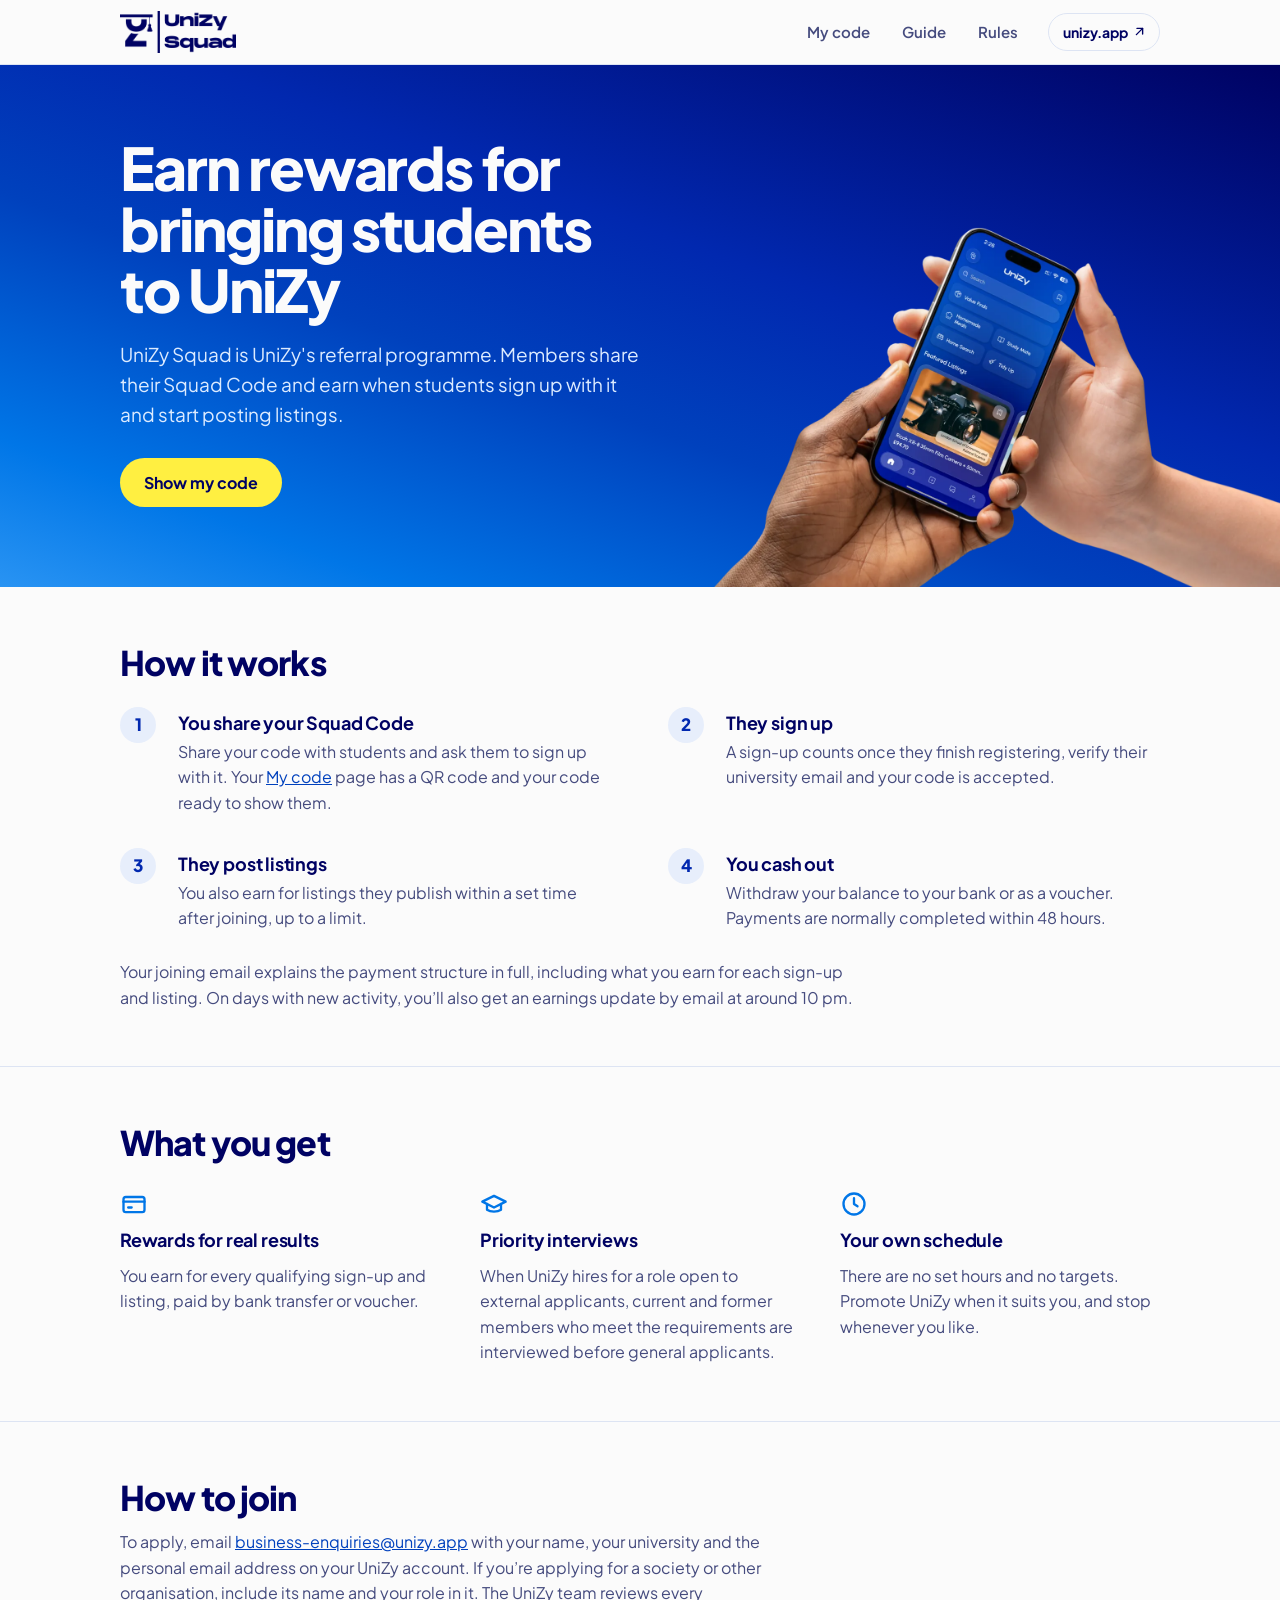
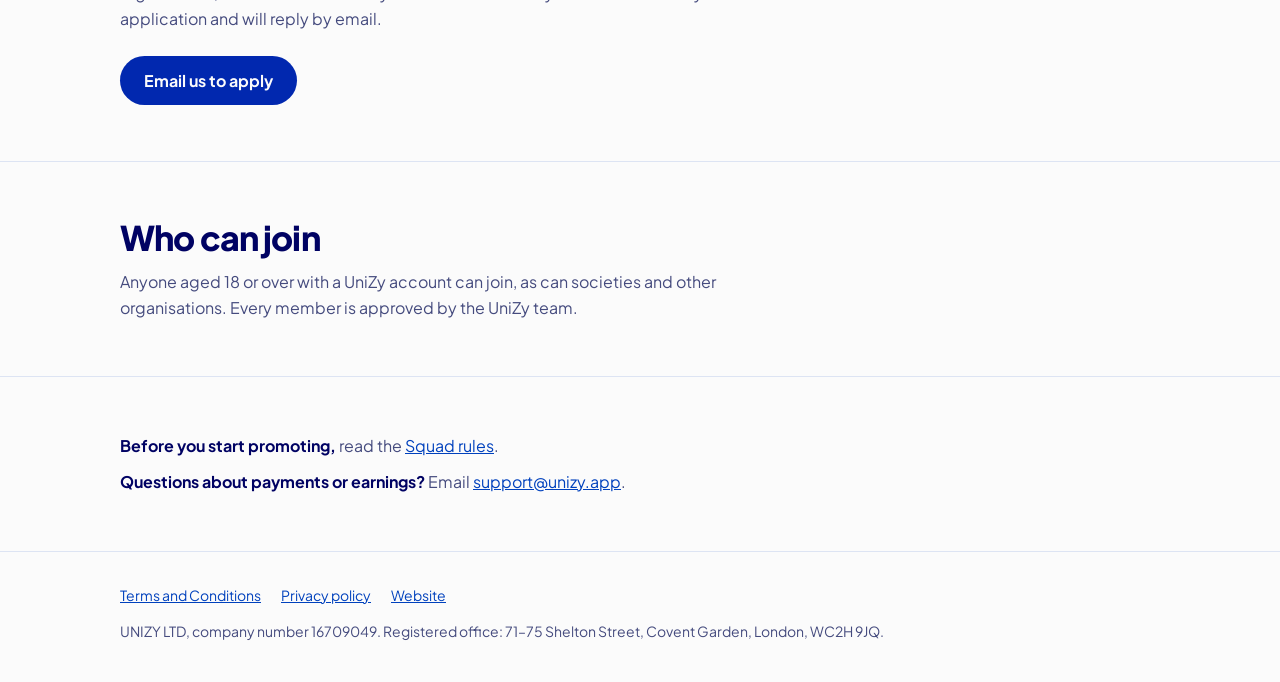
<file: index.html>
<!doctype html>
<html lang="en-GB">
  <head>
    <meta charset="utf-8" />
    <meta name="viewport" content="width=device-width, initial-scale=1, viewport-fit=cover" />
    <title>UniZy Squad</title>
    <meta
      name="description"
      content="UniZy Squad is UniZy's referral programme. See how it works, show your Squad Code and find answers to students' questions."
    />
    <meta property="og:title" content="UniZy Squad" />
    <meta
      property="og:description"
      content="UniZy's referral programme. See how it works, show your Squad Code and find answers to students' questions."
    />
    <meta property="og:type" content="website" />
    <meta property="og:url" content="https://squad.unizy.app/" />
    <meta property="og:image" content="https://squad.unizy.app/images/share-image.jpg" />
    <meta name="twitter:card" content="summary_large_image" />
    <link rel="icon" href="images/favicon.png" />
    <link rel="apple-touch-icon" href="images/apple-touch-icon.png" />
    <meta name="theme-color" content="#FBFBFB" media="(prefers-color-scheme: light)" />
    <meta name="theme-color" content="#01022E" media="(prefers-color-scheme: dark)" />
    <link rel="preconnect" href="https://fonts.googleapis.com" />
    <link rel="preconnect" href="https://fonts.gstatic.com" crossorigin />
    <link
      href="https://fonts.googleapis.com/css2?family=Plus+Jakarta+Sans:wght@400;500;600;700;800&display=swap"
      rel="stylesheet"
    />
    <link rel="stylesheet" href="css/style.css" />
  </head>
  <body>
    <header class="site-header">
      <div class="wrap header-row">
        <a class="brand" href="#home" aria-label="UniZy Squad home"
          ><picture
            ><source srcset="images/squad-logo-white.png" media="(prefers-color-scheme: dark)" />
            <img class="brand-logo" src="images/squad-logo-navy.png" alt="" /></picture
        ></a>
        <nav class="nav" aria-label="Main">
          <a href="#code" data-view-link="code">My code</a>
          <a href="#guide" data-view-link="guide">Guide</a>
          <a href="#rules" data-view-link="rules">Rules</a>
        </nav>
        <a class="site-link" href="https://unizy.app" target="_blank" rel="noopener"
          >unizy.app<svg
            viewBox="0 0 24 24"
            fill="none"
            stroke="currentColor"
            stroke-width="2.2"
            stroke-linecap="round"
            stroke-linejoin="round"
            aria-hidden="true"
          >
            <path d="M7 17 17 7" />
            <path d="M8 7h9v9" /></svg
        ></a>
      </div>
    </header>

    <main>
      <!-- ===================== HOME ===================== -->
      <div data-view="home">
        <section class="hero">
          <div class="wrap">
            <div class="hero-text">
              <h1>Earn rewards for bringing students to UniZy</h1>
              <p>
                UniZy Squad is UniZy's referral programme. Members share their Squad Code and earn when
                students sign up with it and start posting listings.
              </p>
              <a class="btn btn-yellow" href="#code">Show my code</a>
            </div>
            <div class="hero-art" aria-hidden="true"><img src="images/hero-hands.webp" alt="" /></div>
          </div>
        </section>

        <section class="section">
          <div class="wrap">
            <h2>How it works</h2>
            <ol class="steps">
              <li>
                <h3>You share your Squad Code</h3>
                <p>
                  Share your code with students and ask them to sign up with it. Your
                  <a href="#code">My code</a> page has a QR code and your code ready to show them.
                </p>
              </li>
              <li>
                <h3>They sign up</h3>
                <p>
                  A sign-up counts once they finish registering, verify their university email and your code
                  is accepted.
                </p>
              </li>
              <li>
                <h3>They post listings</h3>
                <p>You also earn for listings they publish within a set time after joining, up to a limit.</p>
              </li>
              <li>
                <h3>You cash out</h3>
                <p>
                  Withdraw your balance to your bank or as a voucher. Payments are normally completed within
                  48 hours.
                </p>
              </li>
            </ol>
            <p class="steps-note">
              Your joining email explains the payment structure in full, including what you earn for each
              sign-up and listing. On days with new activity, you’ll also get an earnings update by email at
              around 10 pm.
            </p>
          </div>
        </section>

        <section class="section">
          <div class="wrap">
            <h2>What you get</h2>
            <div class="benefits">
              <div class="benefit">
                <svg
                  viewBox="0 0 24 24"
                  fill="none"
                  stroke="currentColor"
                  stroke-width="2"
                  stroke-linecap="round"
                  stroke-linejoin="round"
                  aria-hidden="true"
                >
                  <rect x="3" y="6" width="18" height="13" rx="2" />
                  <path d="M3 10h18" />
                  <path d="M7 15h3" />
                </svg>
                <h3>Rewards for real results</h3>
                <p>You earn for every qualifying sign-up and listing, paid by bank transfer or voucher.</p>
              </div>
              <div class="benefit">
                <svg
                  viewBox="0 0 24 24"
                  fill="none"
                  stroke="currentColor"
                  stroke-width="2"
                  stroke-linecap="round"
                  stroke-linejoin="round"
                  aria-hidden="true"
                >
                  <path d="M22 10 12 5 2 10l10 5 10-5Z" />
                  <path d="M6 12v5c3 2 9 2 12 0v-5" />
                </svg>
                <h3>Priority interviews</h3>
                <p>
                  When UniZy hires for a role open to external applicants, current and former members who meet
                  the requirements are interviewed before general applicants.
                </p>
              </div>
              <div class="benefit">
                <svg
                  viewBox="0 0 24 24"
                  fill="none"
                  stroke="currentColor"
                  stroke-width="2"
                  stroke-linecap="round"
                  stroke-linejoin="round"
                  aria-hidden="true"
                >
                  <circle cx="12" cy="12" r="9" />
                  <path d="M12 7v5l3 2" />
                </svg>
                <h3>Your own schedule</h3>
                <p>
                  There are no set hours and no targets. Promote UniZy when it suits you, and stop whenever
                  you like.
                </p>
              </div>
            </div>
          </div>
        </section>

        <section class="section join">
          <div class="wrap">
            <h2>How to join</h2>
            <p>To apply, email <a class="nw" href="mailto:business-enquiries@unizy.app">business-enquiries@unizy.app</a> with your name, your university and the personal email address on your UniZy account. If you’re applying for a society or other organisation, include its name and your role in it. The UniZy team reviews every application and will reply by email.</p>
            <a class="btn btn-main" href="mailto:business-enquiries@unizy.app?subject=UniZy%20Squad%20application&amp;body=Name%3A%0D%0AUniversity%3A%0D%0APersonal%20email%20address%20on%20my%20UniZy%20account%3A%0D%0A">Email us to apply</a>
          </div>
        </section>

        <section class="section who">
          <div class="wrap">
            <h2>Who can join</h2>
            <p>
              Anyone aged 18 or over with a UniZy account can join, as can societies and other organisations.
              Every member is approved by the UniZy team.
            </p>
          </div>
        </section>

        <section class="section">
          <div class="wrap">
            <p class="support">
              <strong>Before you start promoting,</strong> read the <a href="#rules">Squad rules</a>.
            </p>
            <p class="support" style="margin-top: 10px">
              <strong>Questions about payments or earnings?</strong> Email
              <a href="mailto:support@unizy.app">support@unizy.app</a>.
            </p>
          </div>
        </section>
      </div>

      <!-- ===================== MY CODE ===================== -->
      <div data-view="code" hidden>
        <div class="wrap doc">
          <div class="page-head">
            <h1>My code</h1>
            <p>
              Show this to students. They scan the QR code to download UniZy, then enter your Squad Code when
              they sign up.
            </p>
          </div>

          <div class="kit" id="code-kit">
            <label for="code-input">Your Squad Code</label>
            <div class="code-field">
              <input
                id="code-input"
                autocomplete="off"
                autocapitalize="characters"
                spellcheck="false"
                maxlength="3"
                placeholder="ABC"
                aria-describedby="code-hint"
              /><span class="code-suffix" aria-hidden="true">❤️UniZy</span>
            </div>
            <p class="hint" id="code-hint">
              Type the three characters before <span class="nw">❤️UniZy</span>. It’s only saved on this
              device.
            </p>
          </div>

          <div class="code-card">
            <p class="cc-label">Scan to download UniZy</p>
            <div class="qr-tile"></div>
            <div class="cc-divider"></div>
            <div class="code-filled">
              <p class="cc-label">Then enter this Squad Code</p>
              <p class="cc-code"><span class="code-part"></span><span class="sfx">❤️UniZy</span></p>
              <p class="cc-note">
                They only type <strong class="code-part"></strong>. The <span class="nw">❤️UniZy</span> part
                is already filled in.
              </p>
            </div>
            <p class="cc-empty code-missing">Type your code above and it will appear here.</p>
          </div>

          <div class="code-actions">
            <button type="button" class="btn btn-main" id="fullscreen-btn">Show full screen</button>
            <button type="button" class="btn btn-quiet" id="copy-link">Copy download link</button>
            <button type="button" class="btn btn-quiet" id="change-code" hidden>Change code</button>
          </div>
          <p class="small-hint">If the QR code won’t scan, turn your screen brightness up.</p>
        </div>
      </div>

      <!-- ===================== GUIDE ===================== -->
      <div data-view="guide" hidden>
        <div class="wrap doc">
          <div class="page-head">
            <h1>Guide</h1>
            <p>Quick answers to the questions students ask when you tell them about UniZy.</p>
          </div>

          <h2>About UniZy</h2>
          <h3>What is UniZy?</h3>
          <p class="pitch">
            UniZy is a marketplace app just for university students, built by LSE alumni. Students buy and
            sell items and services with each other, and every user is verified with a university email.
          </p>

          <h3>What can you find on it?</h3>
          <ul class="cats">
            <li>
              <svg
                viewBox="0 0 24 24"
                fill="none"
                stroke="currentColor"
                stroke-width="1.8"
                stroke-linecap="round"
                stroke-linejoin="round"
                aria-hidden="true"
              >
                <path d="M21 8 12 3 3 8v8l9 5 9-5Z" />
                <path d="m3 8 9 5 9-5" />
                <path d="M12 13v8" />
              </svg>
              <div>
                <strong>Value Finds</strong
                ><span>New and second-hand items, such as electronics, books, furniture and clothing.</span>
              </div>
            </li>
            <li>
              <svg
                viewBox="0 0 24 24"
                fill="none"
                stroke="currentColor"
                stroke-width="1.8"
                stroke-linecap="round"
                stroke-linejoin="round"
                aria-hidden="true"
              >
                <path d="M2 5h6a4 4 0 0 1 4 4v11a3 3 0 0 0-3-3H2Z" />
                <path d="M22 5h-6a4 4 0 0 0-4 4v11a3 3 0 0 1 3-3h7Z" />
              </svg>
              <div>
                <strong>Study Mate</strong
                ><span>Tutoring and academic help across subjects, courses and modules.</span>
              </div>
            </li>
            <li>
              <svg
                viewBox="0 0 24 24"
                fill="none"
                stroke="currentColor"
                stroke-width="1.8"
                stroke-linecap="round"
                stroke-linejoin="round"
                aria-hidden="true"
              >
                <path d="M7 21h10" />
                <path d="M7 17h10v4H7z" />
                <path d="M7 17v-3.2A4.5 4.5 0 0 1 8.5 5a4.5 4.5 0 0 1 7 0A4.5 4.5 0 0 1 17 13.8V17" />
              </svg>
              <div>
                <strong>Homemade Meals</strong
                ><span>Homemade food, with ingredient, diet and allergen information.</span>
              </div>
            </li>
            <li>
              <svg
                viewBox="0 0 24 24"
                fill="none"
                stroke="currentColor"
                stroke-width="1.8"
                stroke-linecap="round"
                stroke-linejoin="round"
                aria-hidden="true"
              >
                <path d="M3 19v-7a2 2 0 0 1 2-2h14a2 2 0 0 1 2 2v7" />
                <path d="M3 16h18" />
                <path d="M5 10V7a1 1 0 0 1 1-1h12a1 1 0 0 1 1 1v3" />
              </svg>
              <div><strong>Home Search</strong><span>Rooms, sublets and tenancy replacements.</span></div>
            </li>
            <li>
              <svg
                viewBox="0 0 24 24"
                fill="none"
                stroke="currentColor"
                stroke-width="1.8"
                stroke-linecap="round"
                stroke-linejoin="round"
                aria-hidden="true"
              >
                <path d="m20 3-8.5 8.5" />
                <path d="M9.5 10.5 13.5 14.5" />
                <path d="M9.5 10.5 3 17l4 4 6.5-6.5" />
                <path d="m6 18 1.5-1.5" />
              </svg>
              <div>
                <strong>Tidy Up</strong
                ><span>Small household help, such as cleaning, laundry and organising.</span>
              </div>
            </li>
          </ul>

          <h3>How is it different from competitors?</h3>
          <ul class="points">
            <li>
              <strong>It’s only for students.</strong> Everyone verifies a university email, so users are
              buying from and selling to other students.
            </li>
            <li>
              <strong>It’s everything students need in one place.</strong> Alongside second-hand items,
              students can find tutoring, homemade food, household help and rooms, all in one app.
            </li>
            <li>
              <strong>It’s built around universities.</strong> Every listing shows the seller’s university,
              and students can filter listings by university as well as distance. Buying from someone at the
              same university makes it easy to agree a common spot to meet, like the campus or library.
            </li>
          </ul>

          <h2>Signing up</h2>
          <p>Most questions come up on the first sign-up screen.</p>
          <div class="walkthrough">
            <div class="shot">
              <img src="images/signup-screen.jpg" alt="The first UniZy sign-up screen" loading="lazy" />
              <span class="pin" style="left: 8.2%; top: 22.4%" aria-hidden="true">1</span
              ><span class="pin" style="left: 8.2%; top: 29%" aria-hidden="true">2</span
              ><span class="pin" style="left: 8.2%; top: 48.7%" aria-hidden="true">3</span
              ><span class="pin" style="left: 9.2%; top: 90.3%" aria-hidden="true">4</span>
            </div>
            <ol class="legend">
              <li>
                <strong>UK postcode</strong
                ><span
                  >UniZy uses it to work out how far away each listing is, so students can see and filter
                  listings near them. It also fills in their city automatically. Their postcode is never shown
                  to other users.</span
                >
              </li>
              <li>
                <strong>Personal email</strong
                ><span
                  >This is the main account email, and Send OTP sends a code to it. Students then verify their
                  university email in a later step, which proves they’re a student. Both are needed because
                  university emails are usually deactivated after graduation, and the personal email keeps the
                  account working.</span
                >
              </li>
              <li>
                <strong>Squad Code</strong
                ><span
                  >Students enter your code here. The <span class="nw">❤️UniZy</span> part is already filled
                  in, so they only type the three characters before it. Once it’s accepted, your name appears
                  under the box. Codes can’t be added after sign-up, and they aren’t discount codes.</span
                >
              </li>
              <li>
                <strong>Terms and Conditions</strong
                ><span>This box must be ticked before they can continue.</span>
              </li>
            </ol>
          </div>

          <h2>Finding your way around</h2>
          <div class="walkthrough">
            <div class="shot">
              <img src="images/home-screen.jpg" alt="The UniZy home screen" loading="lazy" />
              <span class="pin" style="left: 19.6%; top: 10.6%" aria-hidden="true">1</span
              ><span class="pin" style="left: 80.4%; top: 10.6%" aria-hidden="true">2</span
              ><span class="pin" style="left: 95.2%; top: 35.2%" aria-hidden="true">3</span
              ><span class="pin" style="left: 48%; top: 52%" aria-hidden="true">4</span
              ><span class="pin" style="left: 31.4%; top: 89.4%" aria-hidden="true">5</span
              ><span class="pin" style="left: 49.2%; top: 89.4%" aria-hidden="true">6</span
              ><span class="pin" style="left: 67%; top: 89.4%" aria-hidden="true">7</span>
            </div>
            <ol class="legend">
              <li>
                <strong>My Listings</strong
                ><span
                  >Listings you’ve posted. Sellers enter the buyer’s transaction verification code here to
                  complete a sale.</span
                >
              </li>
              <li><strong>Bookmarks</strong><span>Listings you’ve saved for later.</span></li>
              <li><strong>Categories</strong><span>Browse each of the five categories.</span></li>
              <li><strong>Featured Listings</strong><span>Promoted listings. More on these below.</span></li>
              <li>
                <strong>Transactions</strong
                ><span>Your purchases and sales. Buyers find their transaction verification code here.</span>
              </li>
              <li><strong>New Listing</strong><span>Post something to sell or offer.</span></li>
              <li><strong>Chat</strong><span>Message buyers and sellers.</span></li>
            </ol>
          </div>

          <h2>Buying and selling</h2>
          <h3>How does paying work, and why is it safer?</h3>
          <ol class="mini-steps">
            <li>The buyer pays in the app, and UniZy holds the money.</li>
            <li>A six-digit transaction verification code appears in the buyer’s Transactions tab.</li>
            <li>Once the buyer has the item or service, they give the code to the seller.</li>
            <li>The seller enters it in My Listings, and the payment is released.</li>
          </ol>
          <p>
            This protects both sides. The seller knows the money is there before handing anything over, and
            the buyer’s money only reaches the seller once they have what they paid for. Until the code is
            shared, the buyer can cancel and nothing is paid. Once the code is used, the sale is final, so
            buyers should only share it when they’re happy.
          </p>
          <p>
            Home Search works differently. The seller pays a fee to list, there’s no payment in the app, and
            both sides arrange everything through chat.
          </p>
          <p>
            If something goes wrong, users can report a listing or user in the app, or email
            <a href="mailto:support@unizy.app">support@unizy.app</a>.
          </p>

          <h3>What is a Featured Listing?</h3>
          <p>
            A listing the seller has paid to promote. It appears at the top of its category and in Featured
            Listings on the home screen, with a Featured label. It gets more visibility but doesn’t guarantee
            a sale. For most categories, the fee is only taken from the seller’s payout if it sells. For Home
            Search, it’s paid when the listing goes up.
          </p>

          <h3>What is Stripe onboarding?</h3>
          <p>
            Stripe is the payment company UniZy uses to process payments and pay sellers. Sellers can post
            listings straight away, but they need to complete Stripe onboarding before they can complete a
            sale. Stripe asks for details such as a bank account and address. Buyers don’t need to do it.
          </p>

          <h2>Getting help</h2>
          <ul class="help-list">
            <li>
              <h3>Payments, earnings or referrals</h3>
              <p>
                Email <a href="mailto:support@unizy.app">support@unizy.app</a> with your name, Squad Code, the
                relevant dates and what happened. Never send passwords or verification codes.
              </p>
            </li>
            <li>
              <h3>Something isn’t working in the app</h3>
              <p>
                Post it in the Bug Reports group in the Squad WhatsApp community, with a screenshot if you
                can.
              </p>
            </li>
            <li>
              <h3>Ideas and feedback</h3>
              <p>
                Share them in the Feedback and Suggestions group in the WhatsApp community, including anything
                you’re hearing from students.
              </p>
            </li>
            <li>
              <h3>Earnings updates</h3>
              <p>
                On days with new activity, your update arrives by email at around 10 pm UK time. If you don’t
                see it, check your spam folder.
              </p>
            </li>
          </ul>
        </div>
      </div>

      <!-- ===================== RULES ===================== -->
      <div data-view="rules" hidden>
        <div class="wrap doc">
          <div class="page-head">
            <h1>Squad rules</h1>
            <p>
              The most important rules for Squad members. The full Terms and Conditions cover everything else.
            </p>
            <p class="updated" id="rules-updated"></p>
          </div>

          <div class="rule-group">
            <h2>Do</h2>
            <ul class="rule-list do">
              <li>
                <svg
                  viewBox="0 0 24 24"
                  fill="none"
                  stroke="currentColor"
                  stroke-width="2.2"
                  stroke-linecap="round"
                  stroke-linejoin="round"
                  aria-hidden="true"
                >
                  <circle cx="12" cy="12" r="9" />
                  <path d="m8 12 3 3 5-6" /></svg
                ><span>Share UniZy with genuine students.</span>
              </li>
              <li>
                <svg
                  viewBox="0 0 24 24"
                  fill="none"
                  stroke="currentColor"
                  stroke-width="2.2"
                  stroke-linecap="round"
                  stroke-linejoin="round"
                  aria-hidden="true"
                >
                  <circle cx="12" cy="12" r="9" />
                  <path d="m8 12 3 3 5-6" /></svg
                ><span>Explain UniZy’s features and services accurately.</span>
              </li>
              <li>
                <svg
                  viewBox="0 0 24 24"
                  fill="none"
                  stroke="currentColor"
                  stroke-width="2.2"
                  stroke-linecap="round"
                  stroke-linejoin="round"
                  aria-hidden="true"
                >
                  <circle cx="12" cy="12" r="9" />
                  <path d="m8 12 3 3 5-6" /></svg
                ><span>Encourage genuine registrations and listings.</span>
              </li>
              <li>
                <svg
                  viewBox="0 0 24 24"
                  fill="none"
                  stroke="currentColor"
                  stroke-width="2.2"
                  stroke-linecap="round"
                  stroke-linejoin="round"
                  aria-hidden="true"
                >
                  <circle cx="12" cy="12" r="9" />
                  <path d="m8 12 3 3 5-6" /></svg
                ><span>Be transparent about earning referral rewards.</span>
              </li>
              <li>
                <svg
                  viewBox="0 0 24 24"
                  fill="none"
                  stroke="currentColor"
                  stroke-width="2.2"
                  stroke-linecap="round"
                  stroke-linejoin="round"
                  aria-hidden="true"
                >
                  <circle cx="12" cy="12" r="9" />
                  <path d="m8 12 3 3 5-6" /></svg
                ><span>Obtain permission before promoting in universities or other premises.</span>
              </li>
            </ul>
          </div>

          <div class="rule-group">
            <h2>Don’t</h2>
            <ul class="rule-list dont">
              <li>
                <svg
                  viewBox="0 0 24 24"
                  fill="none"
                  stroke="currentColor"
                  stroke-width="2.2"
                  stroke-linecap="round"
                  stroke-linejoin="round"
                  aria-hidden="true"
                >
                  <circle cx="12" cy="12" r="9" />
                  <path d="m9 9 6 6M15 9l-6 6" /></svg
                ><span>Create fake, duplicate or misleading registrations or listings.</span>
              </li>
              <li>
                <svg
                  viewBox="0 0 24 24"
                  fill="none"
                  stroke="currentColor"
                  stroke-width="2.2"
                  stroke-linecap="round"
                  stroke-linejoin="round"
                  aria-hidden="true"
                >
                  <circle cx="12" cy="12" r="9" />
                  <path d="m9 9 6 6M15 9l-6 6" /></svg
                ><span>Mislead students or promise unauthorised benefits.</span>
              </li>
              <li>
                <svg
                  viewBox="0 0 24 24"
                  fill="none"
                  stroke="currentColor"
                  stroke-width="2.2"
                  stroke-linecap="round"
                  stroke-linejoin="round"
                  aria-hidden="true"
                >
                  <circle cx="12" cy="12" r="9" />
                  <path d="m9 9 6 6M15 9l-6 6" /></svg
                ><span>Send unsolicited promotional emails, texts or messages.</span>
              </li>
              <li>
                <svg
                  viewBox="0 0 24 24"
                  fill="none"
                  stroke="currentColor"
                  stroke-width="2.2"
                  stroke-linecap="round"
                  stroke-linejoin="round"
                  aria-hidden="true"
                >
                  <circle cx="12" cy="12" r="9" />
                  <path d="m9 9 6 6M15 9l-6 6" /></svg
                ><span>Claim to be an official UniZy employee or representative.</span>
              </li>
              <li>
                <svg
                  viewBox="0 0 24 24"
                  fill="none"
                  stroke="currentColor"
                  stroke-width="2.2"
                  stroke-linecap="round"
                  stroke-linejoin="round"
                  aria-hidden="true"
                >
                  <circle cx="12" cy="12" r="9" />
                  <path d="m9 9 6 6M15 9l-6 6" /></svg
                ><span>Engage in fraudulent activity or misuse your Squad Code.</span>
              </li>
            </ul>
          </div>

          <div class="rules-end">
            <p>Breaking these rules may lead to removal from the Squad.</p>
            <a
              class="btn btn-main"
              href="https://unizy.app/terms-and-conditions"
              target="_blank"
              rel="noopener"
              >Read the full Terms and Conditions</a
            >
          </div>
        </div>
      </div>
    </main>

    <footer class="site-footer">
      <div class="wrap">
        <nav aria-label="Footer">
          <a href="https://unizy.app/terms-and-conditions" target="_blank" rel="noopener"
            >Terms and Conditions</a
          >
          <a href="https://unizy.app/privacy-policy/">Privacy policy</a>
          <a href="https://unizy.app">Website</a>
        </nav>
        <p>
          UNIZY LTD, company number 16709049. Registered office: 71–75 Shelton Street, Covent Garden, London,
          WC2H 9JQ.
        </p>
      </div>
    </footer>

    <dialog class="showcode" id="showcode" aria-label="Your Squad Code">
      <button type="button" class="close" id="showcode-close" aria-label="Close">
        <svg viewBox="0 0 24 24" fill="none" stroke="currentColor" stroke-width="2" stroke-linecap="round">
          <path d="M18 6 6 18M6 6l12 12" />
        </svg>
      </button>
      <div class="showcode-inner">
        <p class="cc-label">Scan to download UniZy</p>
        <div class="qr-tile"></div>
        <div class="code-filled">
          <p class="cc-label" style="margin-top: 14px">Then enter this Squad Code</p>
          <p class="cc-code"><span class="code-part"></span><span class="sfx">❤️UniZy</span></p>
        </div>
      </div>
    </dialog>

    <div class="toast" id="toast" role="status" aria-live="polite"></div>

    <script src="js/qrcode.js"></script>

    <script src="js/main.js"></script>
  </body>
</html>
</file>
<file: css/style.css>
:root {
  --navy: #000263;
  --royal: #0128af;
  --cobalt: #0041bd;
  --sky: #0076e7;
  --light: #52b1ff;
  --yellow: #ffef41;
  --bg: #fbfbfb;
  --surface: #ffffff;
  --text: #000263;
  --muted: #454b7e;
  --line: #dde4f3;
  --tile: #eef3fc;
  --chip: #e7eefb;
  --chip-text: #0128af;
  --link: #0041bd;
  --accent: #0076e7;
  --header: rgba(251, 251, 251, 0.9);
  --btn: #0128af;
  --btn-text: #fbfbfb;
  --field: #ffffff;
  --font: "Plus Jakarta Sans", "Segoe UI", system-ui, -apple-system, Roboto, sans-serif;
  --gradient: linear-gradient(200deg, #000263 0%, #0128af 40%, #0041bd 60%, #0076e7 85%, #52b1ff 115%);
  color-scheme: light;
  box-sizing: border-box;
  padding-top: env(safe-area-inset-top, 0px);
  padding-bottom: env(safe-area-inset-bottom, 0px);
}
@media (prefers-color-scheme: dark) {
  :root:not([data-theme="light"]) {
    --bg: #01022e;
    --surface: #060a45;
    --text: #fbfbfb;
    --muted: #b7c3ec;
    --line: #1c2468;
    --tile: #0b1257;
    --chip: #0e1760;
    --chip-text: #cfe3ff;
    --link: #7cc4ff;
    --accent: #52b1ff;
    --header: rgba(1, 2, 46, 0.9);
    --btn: #52b1ff;
    --btn-text: #000263;
    --field: #0b1257;
    color-scheme: dark;
  }
}
:root[data-theme="dark"] {
  --bg: #01022e;
  --surface: #060a45;
  --text: #fbfbfb;
  --muted: #b7c3ec;
  --line: #1c2468;
  --tile: #0b1257;
  --chip: #0e1760;
  --chip-text: #cfe3ff;
  --link: #7cc4ff;
  --accent: #52b1ff;
  --header: rgba(1, 2, 46, 0.9);
  --btn: #52b1ff;
  --btn-text: #000263;
  --field: #0b1257;
  color-scheme: dark;
}
*,
*::before,
*::after {
  box-sizing: inherit;
}
html {
  scroll-padding-top: calc(env(safe-area-inset-top, 0px) + 76px);
}
body {
  margin: 0;
  background: var(--bg);
  color: var(--text);
  font-family: var(--font);
  font-size: 16px;
  line-height: 1.6;
  -webkit-font-smoothing: antialiased;
}
body::before {
  content: "";
  position: fixed;
  inset: 0 0 auto;
  height: env(safe-area-inset-top, 0px);
  z-index: 10;
  background: var(--header);
  backdrop-filter: blur(12px);
  -webkit-backdrop-filter: blur(12px);
}
img {
  max-width: 100%;
  display: block;
}
a {
  color: var(--link);
}
button,
input {
  font: inherit;
}
button {
  cursor: pointer;
}
:focus-visible {
  outline: 3px solid var(--light);
  outline-offset: 2px;
  border-radius: 8px;
}
.wrap {
  max-width: 1080px;
  margin: 0 auto;
  padding: 0 20px;
}
h1,
h2,
h3 {
  font-family: var(--font);
  color: inherit;
}
h2 {
  font-weight: 800;
  font-size: clamp(26px, 5vw, 34px);
  line-height: 1.15;
  letter-spacing: -0.025em;
  margin: 0;
}
h3 {
  font-weight: 700;
  font-size: 18px;
  line-height: 1.35;
  letter-spacing: -0.01em;
  margin: 0;
}

/* Header */
.site-header {
  position: sticky;
  top: env(safe-area-inset-top, 0px);
  z-index: 9;
  background: var(--header);
  backdrop-filter: blur(12px);
  -webkit-backdrop-filter: blur(12px);
  border-bottom: 1px solid var(--line);
}
.header-row {
  display: flex;
  align-items: center;
  height: 64px;
  gap: 8px;
}
.header-row .brand {
  margin-right: auto;
}
.brand {
  display: flex;
  align-items: center;
  text-decoration: none;
}
/* Navy logo in light mode, white logo in dark mode (chosen by the <picture> element in the header) */
.brand picture {
  display: block;
}
.brand-logo {
  display: block;
  height: 42px;
  width: auto;
}
.nav {
  display: flex;
  gap: 4px;
}
.nav a {
  text-decoration: none;
  color: var(--muted);
  font-weight: 600;
  font-size: 15px;
  padding: 8px 14px;
  border-radius: 999px;
}
.nav a[aria-current="page"] {
  color: var(--text);
  background: var(--chip);
}
.site-link {
  display: inline-flex;
  align-items: center;
  gap: 4px;
  margin-left: 8px;
  padding: 7px 12px 7px 14px;
  border-radius: 999px;
  border: 1.5px solid var(--line);
  color: var(--text);
  text-decoration: none;
  font-weight: 700;
  font-size: 14px;
  white-space: nowrap;
}
.site-link svg {
  width: 15px;
  height: 15px;
}

/* Buttons */
.btn {
  display: inline-flex;
  align-items: center;
  justify-content: center;
  gap: 8px;
  min-height: 48px;
  padding: 12px 24px;
  border-radius: 999px;
  font-weight: 700;
  font-size: 16px;
  text-decoration: none;
  border: 0;
  white-space: nowrap;
}
.btn svg {
  width: 18px;
  height: 18px;
  flex: none;
}
.btn-yellow {
  background: var(--yellow);
  color: #000263;
}
.btn-main {
  background: var(--btn);
  color: var(--btn-text);
}
.btn-quiet {
  background: var(--chip);
  color: var(--chip-text);
}

/* Hero */
.hero {
  background: var(--gradient);
  color: #fbfbfb;
  overflow: hidden;
}
.hero .wrap {
  padding-top: 52px;
  padding-bottom: 60px;
  display: grid;
  gap: 40px;
  align-items: center;
}
.hero h1 {
  font-weight: 800;
  font-size: clamp(36px, 8.4vw, 64px);
  line-height: 1.04;
  letter-spacing: -0.035em;
  margin: 0;
  max-width: 13ch;
}
.hero p {
  font-size: clamp(17px, 2.2vw, 19px);
  max-width: 38ch;
  margin: 18px 0 28px;
  color: #dcebff;
}
.hero-art {
  display: none;
}
@media (min-width: 860px) {
  .hero .wrap {
    grid-template-columns: minmax(0, 1.2fr) minmax(0, 1fr);
    padding-top: 72px;
    padding-bottom: 0;
  }
  .hero h1 {
    font-size: clamp(44px, 4.6vw, 60px);
  }
  .hero-text {
    padding-bottom: 80px;
  }
  /* The image runs to the right edge of the screen so the arm leaves the frame naturally */
  .hero-art {
    display: block;
    align-self: end;
    margin-right: calc(-1 * (max(0px, (100vw - 1080px) / 2) + 20px));
  }
  .hero-art img {
    width: 100%;
    display: block;
  }
}

/* Home sections */
.section {
  padding: 56px 0;
}
.section + .section {
  border-top: 1px solid var(--line);
}
.steps {
  list-style: none;
  margin: 28px 0 0;
  padding: 0;
  display: grid;
  gap: 28px;
  counter-reset: step;
}
.steps li {
  counter-increment: step;
  display: grid;
  grid-template-columns: 44px 1fr;
  gap: 4px 14px;
  align-content: start;
}
.steps li::before {
  content: counter(step);
  grid-row: span 2;
  width: 36px;
  height: 36px;
  border-radius: 50%;
  background: var(--chip);
  color: var(--chip-text);
  font-weight: 800;
  font-size: 17px;
  display: grid;
  place-items: center;
  margin-top: -4px;
}
.steps p,
.benefits p {
  margin: 0;
  color: var(--muted);
  max-width: 52ch;
}
.steps-note {
  margin: 28px 0 0;
  color: var(--muted);
  max-width: 62ch;
}
.benefits {
  display: grid;
  gap: 24px;
  margin-top: 28px;
}
.benefit {
  display: grid;
  grid-template-columns: 44px 1fr;
  gap: 4px 14px;
  align-content: start;
}
.benefit svg {
  grid-row: span 2;
  width: 28px;
  height: 28px;
  color: var(--accent);
}
.who p {
  margin: 12px 0 0;
  max-width: 56ch;
  color: var(--muted);
}
.join p {
  margin: 12px 0 24px;
  max-width: 56ch;
  color: var(--muted);
}
.support {
  margin: 0;
  color: var(--muted);
}
.support strong {
  color: var(--text);
}
@media (min-width: 760px) {
  .steps {
    grid-template-columns: repeat(2, 1fr);
    gap: 36px 56px;
  }
  .benefits {
    grid-template-columns: repeat(3, 1fr);
    gap: 40px;
  }
  .benefit {
    grid-template-columns: 1fr;
    gap: 10px;
  }
  .benefit svg {
    grid-row: auto;
  }
}

/* Page head and code box */
.page-head {
  padding: 40px 0 0;
}
.page-head h1 {
  font-weight: 800;
  font-size: clamp(34px, 7vw, 52px);
  line-height: 1.05;
  letter-spacing: -0.035em;
  margin: 0;
}
.page-head p {
  color: var(--muted);
  max-width: 56ch;
  margin: 10px 0 0;
}
.kit {
  margin-top: 24px;
  background: var(--surface);
  border: 1px solid var(--line);
  border-radius: 22px;
  padding: 20px;
}
.kit label {
  display: block;
  font-weight: 700;
  margin-bottom: 8px;
}
.kit input {
  width: 100%;
  min-height: 48px;
  border-radius: 12px;
  border: 1.5px solid var(--line);
  background: var(--field);
  color: var(--text);
  padding: 10px 14px;
  font-size: 17px;
  font-weight: 600;
  letter-spacing: 0.02em;
}
.kit input:focus {
  outline: none;
  border-color: var(--accent);
}
.code-field {
  position: relative;
}
.code-field input {
  padding-right: 104px;
  text-transform: uppercase;
}
.code-field input::placeholder {
  text-transform: none;
  color: var(--muted);
  opacity: 0.6;
}
.code-suffix {
  position: absolute;
  right: 14px;
  top: 50%;
  transform: translateY(-50%);
  font-weight: 600;
  font-size: 17px;
  pointer-events: none;
}
.kit .hint {
  margin: 8px 0 0;
  color: var(--muted);
  font-size: 14px;
}

/* My code */
.code-card {
  margin-top: 20px;
  background: var(--surface);
  border: 1px solid var(--line);
  border-radius: 26px;
  padding: 24px 20px 26px;
  display: grid;
  justify-items: center;
  text-align: center;
  gap: 10px;
}
.cc-label {
  margin: 0;
  color: var(--muted);
  font-size: 15px;
  font-weight: 600;
}
.qr-tile {
  background: #ffffff;
  border-radius: 20px;
  padding: 16px;
  width: min(100%, 250px);
  box-shadow: 0 0 0 1px var(--line);
}
.qr-tile svg {
  display: block;
  width: 100%;
  height: auto;
}
.cc-divider {
  width: 100%;
  height: 1px;
  background: var(--line);
  margin: 10px 0 6px;
}
.cc-code {
  margin: 0;
  font-size: clamp(34px, 10vw, 44px);
  font-weight: 800;
  letter-spacing: 0.02em;
  line-height: 1.1;
}
.cc-code .sfx {
  font-size: 0.62em;
  font-weight: 700;
}
.cc-note {
  margin: 0;
  color: var(--muted);
  font-size: 14px;
  max-width: 34ch;
}
.cc-empty {
  margin: 4px 0 0;
  color: var(--muted);
  font-size: 15px;
  max-width: 30ch;
}
.code-actions {
  display: flex;
  flex-wrap: wrap;
  gap: 12px;
  justify-content: center;
  margin-top: 20px;
}
.doc .small-hint {
  text-align: center;
  color: var(--muted);
  font-size: 14px;
  margin: 20px 0 0;
}
dialog.showcode {
  border: 0;
  padding: 0;
  margin: 0;
  width: 100vw;
  height: 100vh;
  height: 100dvh;
  max-width: 100vw;
  max-height: 100vh;
  max-height: 100dvh;
  overflow-y: auto;
  background: var(--gradient);
  color: #fbfbfb;
}
dialog.showcode::backdrop {
  background: #000263;
}
.showcode-inner {
  min-height: 100%;
  display: grid;
  place-items: center;
  align-content: center;
  gap: 12px;
  text-align: center;
  padding: calc(env(safe-area-inset-top, 0px) + 64px) 20px calc(env(safe-area-inset-bottom, 0px) + 24px);
}
.showcode .qr-tile {
  width: min(78vw, 340px);
  width: min(78vw, 340px, 46dvh);
  padding: 18px;
  box-shadow: none;
}
.showcode .cc-label {
  color: #dcebff;
  font-size: 16px;
}
.showcode .cc-code {
  color: #fbfbfb;
  font-size: clamp(40px, 13vw, 58px);
}
.showcode .cc-note {
  color: #dcebff;
}
.showcode .close {
  position: fixed;
  top: calc(env(safe-area-inset-top, 0px) + 14px);
  right: 14px;
  border: 0;
  width: 44px;
  height: 44px;
  border-radius: 50%;
  background: rgba(251, 251, 251, 0.18);
  color: #fbfbfb;
  display: grid;
  place-items: center;
}
.showcode .close svg {
  width: 22px;
  height: 22px;
}
.code-open body {
  overflow: hidden;
  background: #000263;
}
.code-open .site-header,
.code-open main,
.code-open .site-footer {
  visibility: hidden;
}

/* Toast */
.toast {
  position: fixed;
  left: 50%;
  bottom: calc(env(safe-area-inset-bottom, 0px) + 20px);
  transform: translate(-50%, 20px);
  background: var(--text);
  color: var(--bg);
  padding: 12px 18px;
  border-radius: 14px;
  font-size: 15px;
  font-weight: 600;
  opacity: 0;
  pointer-events: none;
  transition:
    opacity 0.2s,
    transform 0.2s;
  z-index: 20;
  max-width: calc(100vw - 32px);
  text-align: center;
}
.toast.show {
  opacity: 1;
  transform: translate(-50%, 0);
}

/* Footer */
.site-footer {
  border-top: 1px solid var(--line);
  padding: 32px 0 40px;
  color: var(--muted);
  font-size: 14px;
}
.site-footer .wrap {
  display: grid;
  gap: 14px;
}
.site-footer nav {
  display: flex;
  flex-wrap: wrap;
  gap: 8px 20px;
}
.site-footer p {
  margin: 0;
}

/* Header on phones: logo, name and website link on the first row, page links on the second */
@media (max-width: 759px) {
  .header-row {
    display: grid;
    grid-template-columns: 1fr auto;
    grid-template-areas: "brand link" "nav nav";
    height: auto;
    padding-top: 10px;
    padding-bottom: 6px;
    row-gap: 6px;
  }
  .header-row .brand {
    grid-area: brand;
    margin-right: 0;
  }
  .site-link {
    grid-area: link;
    margin-left: 0;
  }
  .nav {
    grid-area: nav;
    display: grid;
    grid-template-columns: repeat(3, 1fr);
    gap: 4px;
  }
  .nav a {
    text-align: center;
    padding: 8px 6px;
  }
  html {
    scroll-padding-top: calc(env(safe-area-inset-top, 0px) + 116px);
  }
}

/* Shared layout for My code, Guide and Rules */
.doc {
  max-width: 720px;
  padding-bottom: 64px;
}
.doc .page-head p {
  max-width: 60ch;
}
.updated {
  color: var(--muted);
  font-size: 14px;
  margin: 12px 0 0;
}
.doc h2 {
  font-size: clamp(22px, 4vw, 26px);
  margin: 44px 0 14px;
}
.doc > p {
  color: var(--muted);
  margin: 0 0 14px;
}

/* Guide */
.pitch {
  background: var(--tile);
  border-radius: 18px;
  padding: 18px 20px;
  font-size: 17px;
  line-height: 1.55;
  margin: 0 0 14px;
  color: var(--text);
}
.points {
  list-style: none;
  margin: 0;
  padding: 0;
  display: grid;
  gap: 12px;
}
.points li {
  color: var(--muted);
}
.points strong {
  color: var(--text);
}
.help-list {
  list-style: none;
  margin: 0;
  padding: 0;
  display: grid;
  gap: 18px;
}
.help-list li {
  display: grid;
  gap: 4px;
}
.help-list h3 {
  font-size: 17px;
}
.help-list p {
  margin: 0;
  color: var(--muted);
}

/* Rules */
.rule-group {
  margin-top: 32px;
}
.rule-group h2 {
  margin: 0 0 12px;
}
.rule-list {
  list-style: none;
  margin: 0;
  padding: 0;
}
.rule-list li {
  display: grid;
  grid-template-columns: 28px 1fr;
  gap: 12px;
  padding: 14px 0;
  border-top: 1px solid var(--line);
}
.rule-list li:first-child {
  border-top: 0;
}
.rule-list svg {
  width: 24px;
  height: 24px;
  margin-top: 1px;
}
.rule-list.do svg {
  color: #12a15b;
}
.rule-list.dont svg {
  color: #e0414b;
}
.rules-end {
  margin-top: 32px;
  padding: 20px;
  border-radius: 18px;
  background: var(--tile);
}
.rules-end p {
  margin: 0 0 16px;
}

/* Guide: categories, walkthroughs */
.doc h3 {
  margin: 28px 0 10px;
}
.doc h2 + h3 {
  margin-top: 0;
}
.cats {
  list-style: none;
  margin: 0;
  padding: 0;
  display: grid;
  gap: 14px;
}
.cats li {
  display: grid;
  grid-template-columns: 40px 1fr;
  gap: 12px;
  align-items: start;
}
.cats svg {
  width: 40px;
  height: 40px;
  padding: 8px;
  border-radius: 12px;
  background: var(--chip);
  color: var(--chip-text);
}
.cats strong {
  display: block;
}
.cats span {
  color: var(--muted);
}
.walkthrough {
  display: grid;
  gap: 28px;
  margin-top: 8px;
}
.shot {
  position: relative;
  width: min(100%, 290px);
  margin: 0 auto;
}
.shot img {
  width: 100%;
  border-radius: 30px;
  box-shadow: 0 18px 40px rgba(0, 2, 60, 0.28);
}
.pin {
  position: absolute;
  transform: translate(-50%, -50%);
  width: 28px;
  height: 28px;
  border-radius: 50%;
  background: var(--yellow);
  color: #000263;
  font-weight: 800;
  font-size: 14px;
  display: grid;
  place-items: center;
  box-shadow:
    0 0 0 3px #000263,
    0 4px 10px rgba(0, 0, 0, 0.25);
}
.legend {
  list-style: none;
  margin: 0;
  padding: 0;
  counter-reset: pin;
  display: grid;
  gap: 16px;
}
.legend li {
  counter-increment: pin;
  display: grid;
  grid-template-columns: 28px 1fr;
  gap: 2px 12px;
}
.legend li::before {
  content: counter(pin);
  grid-row: span 2;
  width: 28px;
  height: 28px;
  border-radius: 50%;
  background: var(--yellow);
  color: #000263;
  font-weight: 800;
  font-size: 14px;
  display: grid;
  place-items: center;
}
.legend strong {
  line-height: 28px;
}
.legend span {
  color: var(--muted);
}
.nw {
  white-space: nowrap;
}
.help-list h3 {
  margin: 0;
}
.mini-steps {
  margin: 0 0 16px;
  padding-left: 22px;
  display: grid;
  gap: 8px;
  color: var(--muted);
}
.mini-steps li::marker {
  color: var(--accent);
  font-weight: 800;
}
@media (min-width: 760px) {
  .walkthrough {
    grid-template-columns: 270px 1fr;
    gap: 36px;
    align-items: start;
  }
  .shot {
    width: 100%;
  }
}

[hidden] {
  display: none !important;
}
@media (prefers-reduced-motion: reduce) {
  * {
    transition: none !important;
  }
}
</file>
